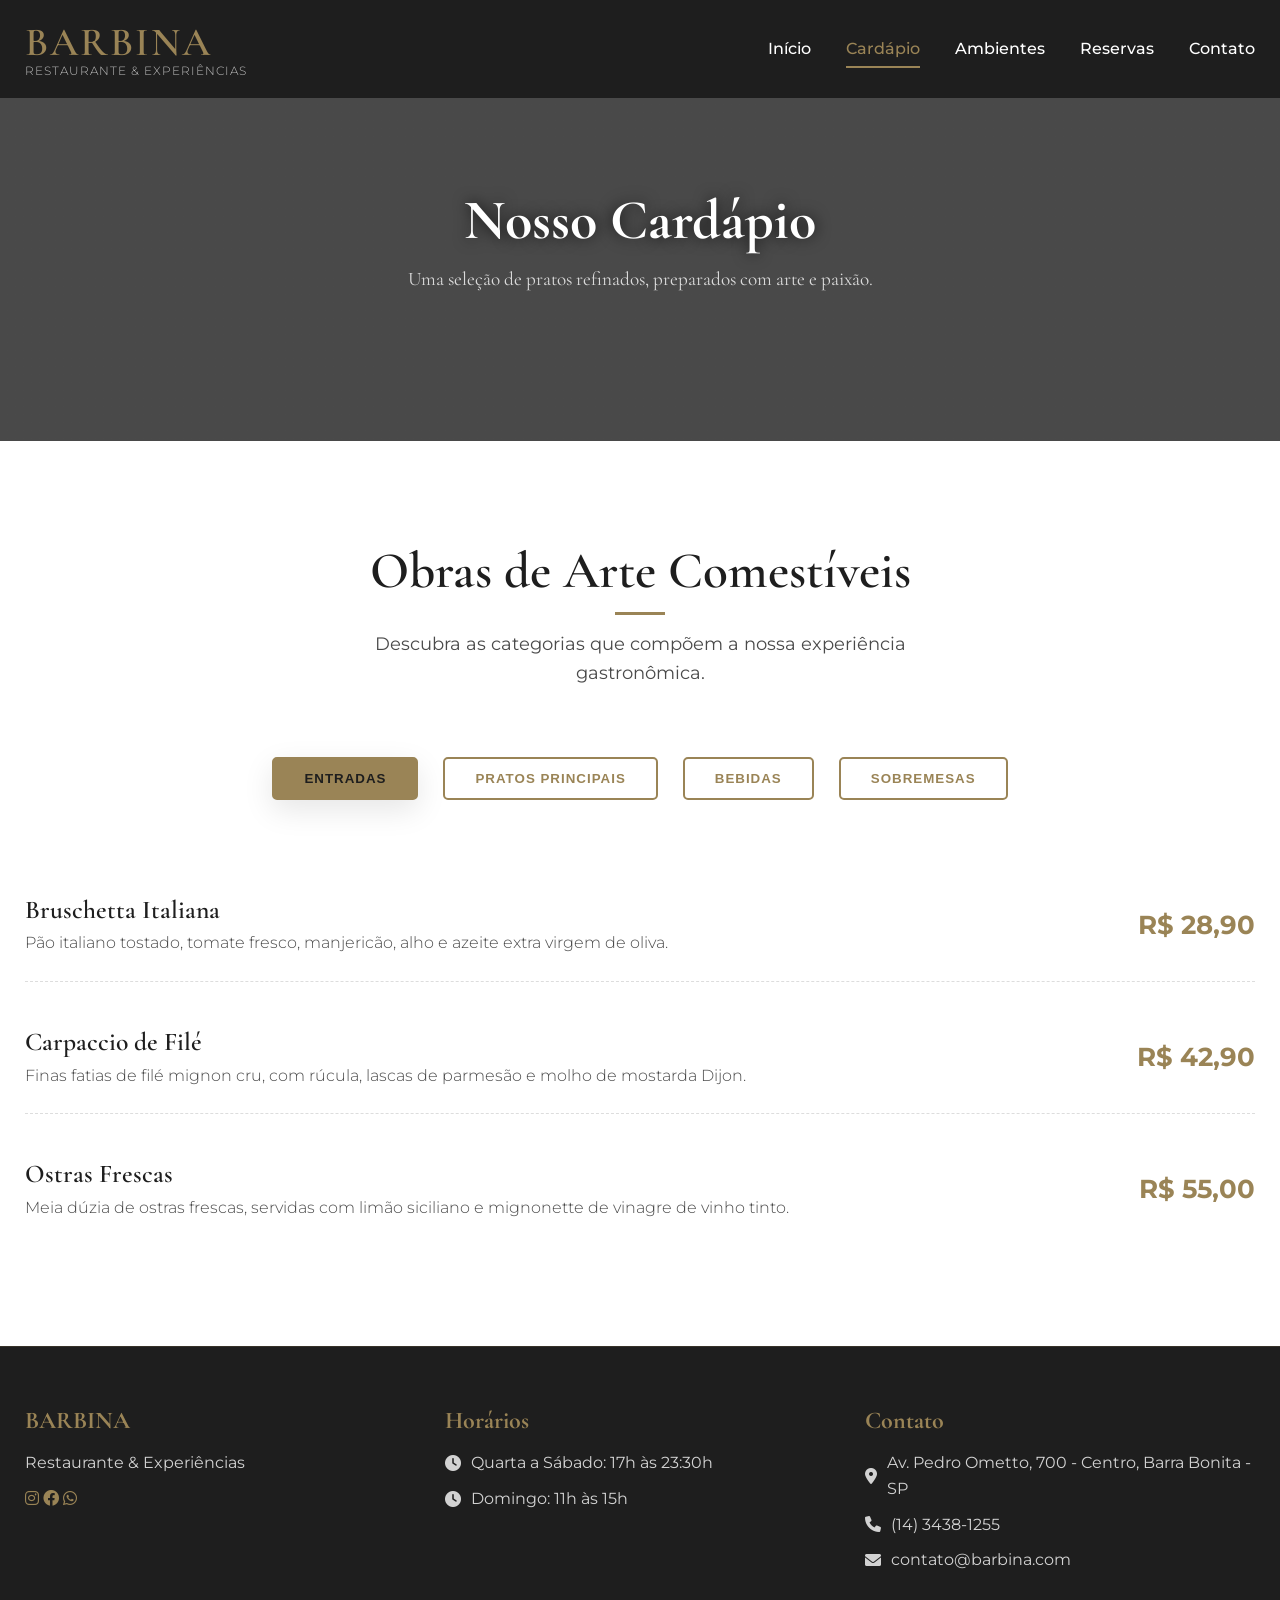
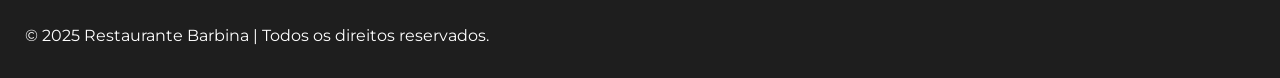
<file: cardapio.html>
<!DOCTYPE html>
<html lang="pt-BR">

<head>
    <meta charset="UTF-8">
    <meta name="viewport" content="width=device-width, initial-scale=1.0">
    <title>Cardápio | Restaurante Barbina</title>
    <link rel="preconnect" href="https://fonts.googleapis.com">
    <link rel="preconnect" href="https://fonts.gstatic.com" crossorigin>
    <link
        href="https://fonts.googleapis.com/css2?family=Cormorant+Garamond:wght@400;600;700&family=Montserrat:wght@300;400;500;600;700&display=swap"
        rel="stylesheet">
    <link href="https://cdnjs.cloudflare.com/ajax/libs/font-awesome/6.0.0/css/all.min.css" rel="stylesheet">
    <link rel="stylesheet" href="css/style.css">
    <link rel="stylesheet" href="css/responsive.css">
</head>

<body>
    <header class="header">
        <div class="container">
            <a href="index.html" class="logo">
                <h1>BARBINA</h1>
                <span>RESTAURANTE & EXPERIÊNCIAS</span>
            </a>
            <nav class="nav">
                <ul>
                    <li><a href="index.html">Início</a></li>
                    <li><a href="cardapio.html">Cardápio</a></li>
                    <li><a href="galeria-ambientes.html">Ambientes</a></li>
                    <li><a href="reservas.html">Reservas</a></li>
                    <li><a href="contato.html">Contato</a></li>
                </ul>
            </nav>
            <div class="menu-toggle">
                <i class="fas fa-bars"></i>
            </div>
        </div>
    </header>

    <section class="hero-page"
        style="background-image: linear-gradient(rgba(0,0,0,0.7 ), rgba(0,0,0,0.7)), url('https://images.unsplash.com/photo-1555396273-367ea4eb4db5?auto=format&fit=crop&w=1920&q=80' );">
        <div class="hero-content">
            <h2>Nosso Cardápio</h2>
            <p>Uma seleção de pratos refinados, preparados com arte e paixão.</p>
        </div>
    </section>

    <section class="menu">
        <div class="container">
            <div class="section-header">
                <h2>Obras de Arte Comestíveis</h2>
                <p>Descubra as categorias que compõem a nossa experiência gastronômica.</p>
            </div>

            <div class="menu-categories">
                <button type="button" class="category-btn active" data-category="entradas">Entradas</button>
                <button type="button" class="category-btn" data-category="principais">Pratos Principais</button>
                <button type="button" class="category-btn" data-category="bebidas">Bebidas</button>
                <button type="button" class="category-btn" data-category="sobremesas">Sobremesas</button>
            </div>

            <div class="menu-items active" id="entradas">
                <div class="menu-item anim-fade-up">
                    <div class="item-info">
                        <h3>Bruschetta Italiana</h3>
                        <p>Pão italiano tostado, tomate fresco, manjericão, alho e azeite extra virgem de oliva.</p>
                    </div>
                    <span class="item-price">R$ 28,90</span>
                </div>
                <div class="menu-item anim-fade-up">
                    <div class="item-info">
                        <h3>Carpaccio de Filé</h3>
                        <p>Finas fatias de filé mignon cru, com rúcula, lascas de parmesão e molho de mostarda Dijon.
                        </p>
                    </div>
                    <span class="item-price">R$ 42,90</span>
                </div>
                <div class="menu-item anim-fade-up">
                    <div class="item-info">
                        <h3>Ostras Frescas</h3>
                        <p>Meia dúzia de ostras frescas, servidas com limão siciliano e mignonette de vinagre de vinho
                            tinto.</p>
                    </div>
                    <span class="item-price">R$ 55,00</span>
                </div>
            </div>

            <div class="menu-items" id="principais">
                <div class="menu-item anim-fade-up">
                    <div class="item-info">
                        <h3>Filé Mignon Barbina</h3>
                        <p>Medalhão de 400g selado, com molho de vinho tinto reduzido e risoto cremoso de parmesão.</p>
                    </div>
                    <span class="item-price">R$ 89,90</span>
                </div>
                <div class="menu-item anim-fade-up">
                    <div class="item-info">
                        <h3>Risotto de Cogumelos Trufados</h3>
                        <p>Arroz arbóreo com um mix de cogumelos frescos, azeite trufado e finalizado com queijo Grana
                            Padano.</p>
                    </div>
                    <span class="item-price">R$ 65,90</span>
                </div>
                <div class="menu-item anim-fade-up">
                    <div class="item-info">
                        <h3>Salmão Grelhado com Purê de Batata Doce</h3>
                        <p>Filé de salmão grelhado com crosta de gergelim e purê aveludado de batata doce com gengibre.
                        </p>
                    </div>
                    <span class="item-price">R$ 78,00</span>
                </div>
            </div>

            <div class="menu-items" id="bebidas">
                <div class="menu-item anim-fade-up">
                    <div class="item-info">
                        <h3>Caipirinha Barbina</h3>
                        <p>Clássica releitura da caipirinha, com cachaça premium, limão taiti e um toque de pimenta
                            rosa.</p>
                    </div>
                    <span class="item-price">R$ 24,90</span>
                </div>
                <div class="menu-item anim-fade-up">
                    <div class="item-info">
                        <h3>Cerveja Artesanal</h3>
                        <p>Seleção rotativa das melhores cervejarias artesanais da região. Consulte o garçom.</p>
                    </div>
                    <span class="item-price">R$ 19,90</span>
                </div>
                <div class="menu-item anim-fade-up">
                    <div class="item-info">
                        <h3>Vinho da Casa (Taça)</h3>
                        <p>Seleção especial de vinho tinto ou branco para acompanhar seu prato.</p>
                    </div>
                    <span class="item-price">R$ 35,00</span>
                </div>
            </div>

            <div class="menu-items" id="sobremesas">
                <div class="menu-item anim-fade-up">
                    <div class="item-info">
                        <h3>Brownie com Sorvete</h3>
                        <p>Brownie quente de chocolate belga e nozes, servido com sorvete de baunilha e calda de
                            caramelo salgado.</p>
                    </div>
                    <span class="item-price">R$ 26,90</span>
                </div>
                <div class="menu-item anim-fade-up">
                    <div class="item-info">
                        <h3>Cheesecake de Frutas Vermelhas</h3>
                        <p>Base de biscoito amanteigado, creme suave de cream cheese e cobertura fresca de frutas
                            vermelhas.</p>
                    </div>
                    <span class="item-price">R$ 22,90</span>
                </div>
                <div class="menu-item anim-fade-up">
                    <div class="item-info">
                        <h3>Crème Brûlée de Baunilha</h3>
                        <p>Clássica sobremesa francesa com casquinha de açúcar caramelizado.</p>
                    </div>
                    <span class="item-price">R$ 29,00</span>
                </div>
            </div>
        </div>
    </section>

    <footer class="footer">
        <div class="container">
            <div class="footer-content">
                <div class="footer-section">
                    <h3>BARBINA</h3>
                    <p>Restaurante & Experiências</p>
                    <div class="social-links">
                        <a href="https://www.instagram.com/barbina_barrabonita" target="_blank"
                            aria-label="Instagram"><i class="fab fa-instagram"></i></a>
                        <a href="https://www.facebook.com/barbinarestaurante" target="_blank" aria-label="Facebook"><i
                                class="fab fa-facebook"></i></a>
                        <a href="https://wa.me/551434381255" target="_blank" aria-label="Whatsapp"><i
                                class="fab fa-whatsapp"></i></a>
                    </div>
                </div>
                <div class="footer-section">
                    <h4>Horários</h4>
                    <p><i class="fas fa-clock"></i> Quarta a Sábado: 17h às 23:30h</p>
                    <p><i class="fas fa-clock"></i> Domingo: 11h às 15h</p>
                </div>
                <div class="footer-section">
                    <h4>Contato</h4>
                    <p><i class="fas fa-map-marker-alt"></i> Av. Pedro Ometto, 700 - Centro, Barra Bonita - SP</p>
                    <p><i class="fas fa-phone"></i> (14) 3438-1255</p>
                    <p><i class="fas fa-envelope"></i> contato@barbina.com</p>
                </div>
            </div>
            <div class="footer-bottom">
                <p>&copy; 2025 Restaurante Barbina | Todos os direitos reservados. </p>
            </div>
        </div>
    </footer>

    <script src="js/main.js"></script>
</body>

</html>
</file>
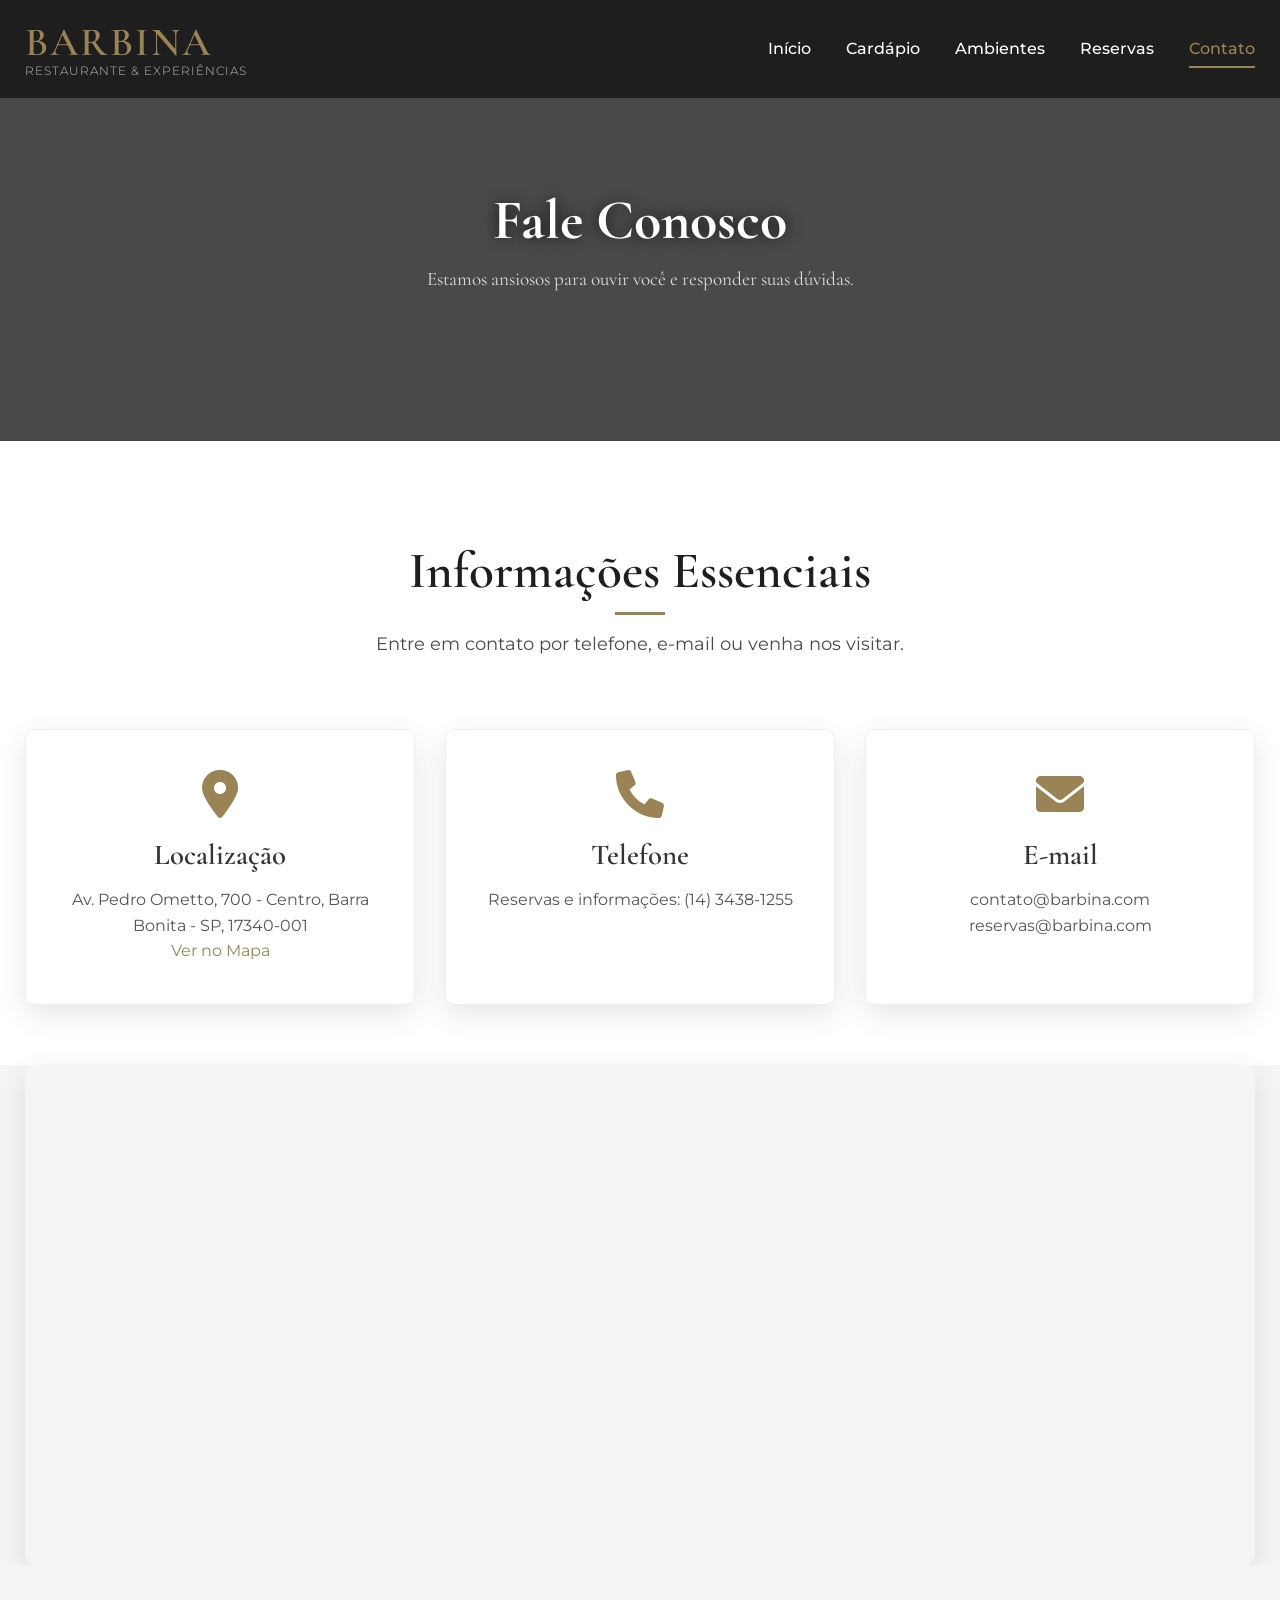
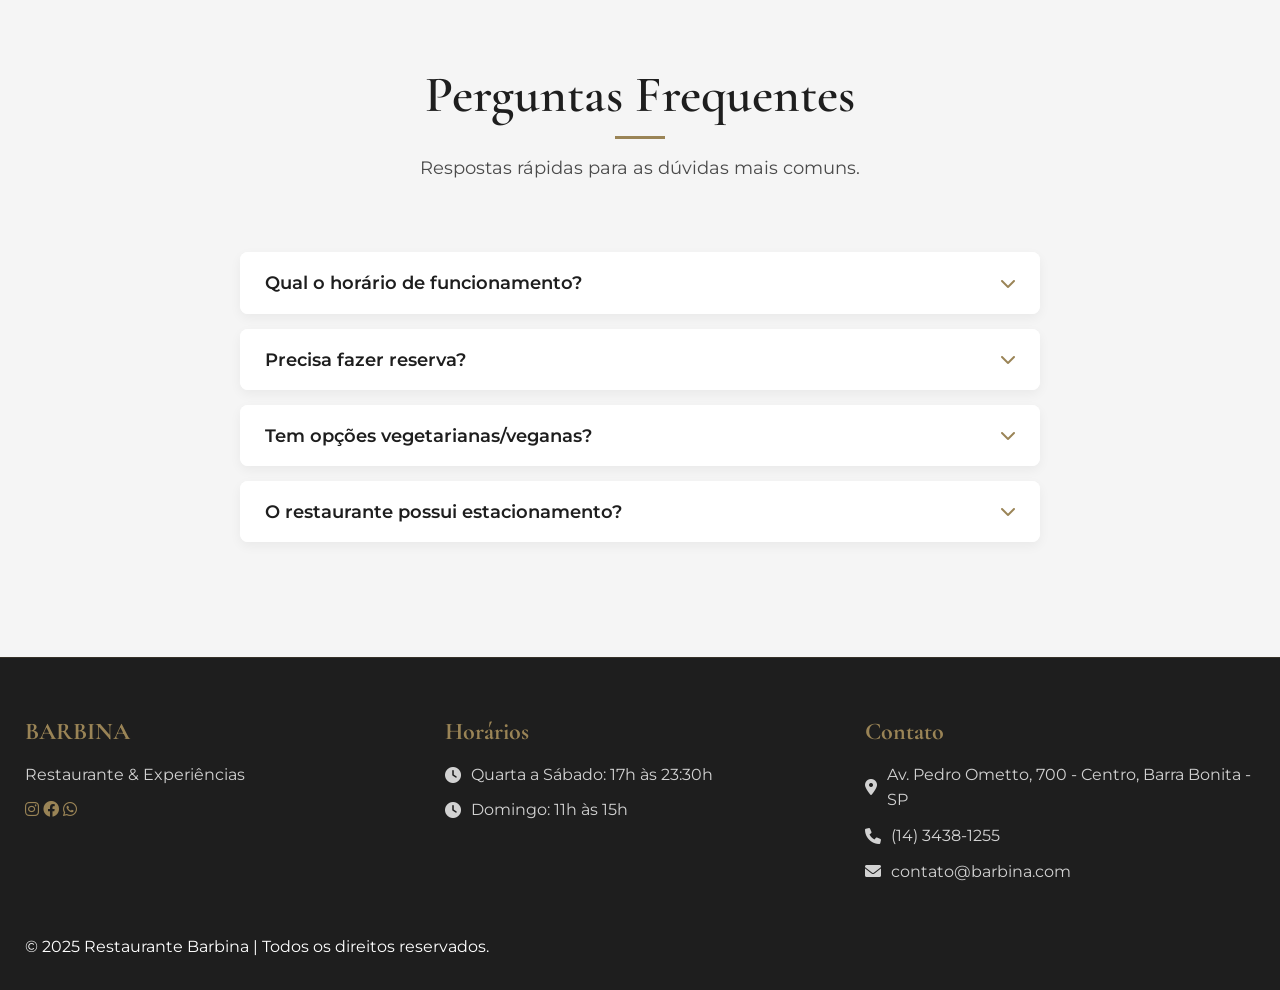
<file: contato.html>
<!DOCTYPE html>
<html lang="pt-BR">

<head>
    <meta charset="UTF-8">
    <meta name="viewport" content="width=device-width, initial-scale=1.0">
    <title>Contato | Restaurante Barbina</title>

    <link rel="preconnect" href="https://fonts.googleapis.com">
    <link rel="preconnect" href="https://fonts.gstatic.com" crossorigin>
    <link
        href="https://fonts.googleapis.com/css2?family=Cormorant+Garamond:wght@400;600;700&family=Montserrat:wght@300;400;500;600;700&display=swap"
        rel="stylesheet">

    <link href="https://cdnjs.cloudflare.com/ajax/libs/font-awesome/6.0.0/css/all.min.css" rel="stylesheet">

    <link rel="stylesheet" href="css/style.css">
    <link rel="stylesheet" href="./css/responsive.css">
</head>

<body>
    <header class="header">
        <div class="container">
            <a href="index.html" class="logo">
                <h1>BARBINA</h1>
                <span>RESTAURANTE & EXPERIÊNCIAS</span>
            </a>
            <nav class="nav">
                <ul>
                    <li><a href="index.html">Início</a></li>
                    <li><a href="cardapio.html">Cardápio</a></li>
                    <li><a href="galeria-ambientes.html">Ambientes</a></li>
                    <li><a href="reservas.html">Reservas</a></li>
                    <li><a href="contato.html">Contato</a></li>
                </ul>
            </nav>
            <div class="menu-toggle">
                <i class="fas fa-bars"></i>
            </div>
        </div>
    </header>
    <section class="hero-page" style="background-image: linear-gradient(rgba(0,0,0,0.7), rgba(0,0,0,0.7)), url('https://images.unsplash.com/photo-1555396273-367ea4eb4db5?auto=format&fit=crop&w=1920&q=80');">
    <div class="hero-content">
        <h2>Fale Conosco</h2> 
        <p>Estamos ansiosos para ouvir você e responder suas dúvidas.</p>
    </div>
</section>
    <section class="contato-info">
        <div class="container">
            <div class="section-header">
                <h2>Informações Essenciais</h2>
                <p>Entre em contato por telefone, e-mail ou venha nos visitar.</p>
            </div>
            <div class="info-grid">
                <div class="info-card anim-fade-up">
                    <i class="fas fa-map-marker-alt"></i>
                    <h3>Localização</h3>
                    <p>Av. Pedro Ometto, 700 - Centro, Barra Bonita - SP, 17340-001</p>
                    <a href="https://www.google.com/maps/place/Av.+Pedro+Ometto,+700+-+Centro,+Barra+Bonita+-+SP,+17340-001"
                        target="_blank">Ver no Mapa</a>
                </div>
                <div class="info-card anim-fade-up">
                    <i class="fas fa-phone"></i>
                    <h3>Telefone</h3>
                    <p>Reservas e informações: (14) 3438-1255</p>
                </div>
                <div class="info-card anim-fade-up">
                    <i class="fas fa-envelope"></i>
                    <h3>E-mail</h3>
                    <p>contato@barbina.com</p>
                    <p>reservas@barbina.com</p>
                </div>
            </div>
        </div>
    </section>

    <section class="mapa-localizacao">
        <div class="container">
            <iframe
                src="https://www.google.com/maps/embed?pb=!1m18!1m12!1m3!1d3692.569426217462!2d-48.5599868845304!3d-22.4925821278149!2m3!1f0!2f0!3f0!3m2!1i1024!2i768!4f13.1!3m3!1m2!1s0x94c7455d3a5e1867%3A0x67b57906b3a5d8a8!2sAv.+Pedro+Ometto%2C+700+-+Centro%2C+Barra+Bonita+-+SP%2C+17340-001!5e0!3m2!1spt-BR!2sbr!4v1666543210987!5m2!1spt-BR!2sbr"
                allowfullscreen="" loading="lazy" referrerpolicy="no-referrer-when-downgrade"></iframe>
        </div>
    </section>

    <section class="faq">
        <div class="container">
            <div class="section-header">
                <h2>Perguntas Frequentes</h2>
                <p>Respostas rápidas para as dúvidas mais comuns.</p>
            </div>
            <div class="faq-list">
                <div class="faq-item anim-fade-up">
                    <div class="faq-pergunta">
                        <h3>Qual o horário de funcionamento?</h3>
                        <i class="fas fa-chevron-down"></i>
                    </div>
                    <div class="faq-resposta">
                        <p>Funcionamos de segunda a sexta das 11h às 23h, e aos sábados e domingos das 12h às 00h.
                            Verifique em feriados e datas especiais.</p>
                    </div>
                </div>
                <div class="faq-item anim-fade-up">
                    <div class="faq-pergunta">
                        <h3>Precisa fazer reserva?</h3>
                        <i class="fas fa-chevron-down"></i>
                    </div>
                    <div class="faq-resposta">
                        <p>Recomendamos fortemente as reservas, especialmente aos fins de semana e para grupos grandes,
                            para garantir sua mesa. Você pode reservar online através da nossa página de Reservas.</p>
                    </div>
                </div>
                <div class="faq-item anim-fade-up">
                    <div class="faq-pergunta">
                        <h3>Tem opções vegetarianas/veganas?</h3>
                        <i class="fas fa-chevron-down"></i>
                    </div>
                    <div class="faq-resposta">
                        <p>Sim! Nosso chef preparou diversas opções vegetarianas e veganas que se destacam no cardápio.
                            Não hesite em perguntar ao nosso staff sobre as opções do dia.</p>
                    </div>
                </div>
                <div class="faq-item anim-fade-up">
                    <div class="faq-pergunta">
                        <h3>O restaurante possui estacionamento?</h3>
                        <i class="fas fa-chevron-down"></i>
                    </div>
                    <div class="faq-resposta">
                        <p>Sim, oferecemos serviço de valet e temos um estacionamento conveniado próximo ao local para
                            maior comodidade dos nossos clientes.</p>
                    </div>
                </div>
            </div>
        </div>
    </section>

    <footer class="footer">
        <div class="container">
            <div class="footer-content">
                <div class="footer-section">
                    <h3>BARBINA</h3>
                    <p>Restaurante & Experiências</p>
                    <div class="social-links">
                        <a href="https://www.instagram.com/barbina_barrabonita" target="_blank"
                            aria-label="Instagram"><i class="fab fa-instagram"></i></a>
                        <a href="https://www.facebook.com/barbinarestaurante" target="_blank" aria-label="Facebook"><i
                                class="fab fa-facebook"></i></a>
                        <a href="https://wa.me/551434381255" target="_blank" aria-label="Whatsapp"><i
                                class="fab fa-whatsapp"></i></a>
                    </div>
                </div>
                <div class="footer-section">
                    <h4>Horários</h4>
                    <p><i class="fas fa-clock"></i> Quarta a Sábado: 17h às 23:30h</p>
                    <p><i class="fas fa-clock"></i> Domingo: 11h às 15h</p>
                </div>
                <div class="footer-section">
                    <h4>Contato</h4>
                    <p><i class="fas fa-map-marker-alt"></i> Av. Pedro Ometto, 700 - Centro, Barra Bonita - SP</p>
                    <p><i class="fas fa-phone"></i> (14) 3438-1255</p>
                    <p><i class="fas fa-envelope"></i> contato@barbina.com</p>
                </div>
            </div>
            <div class="footer-bottom">
                <p>© 2025 Restaurante Barbina | Todos os direitos reservados. </p>
            </div>
        </div>
    </footer>

    <script src="./js/main.js"></script>
</body>

</html>
</file>
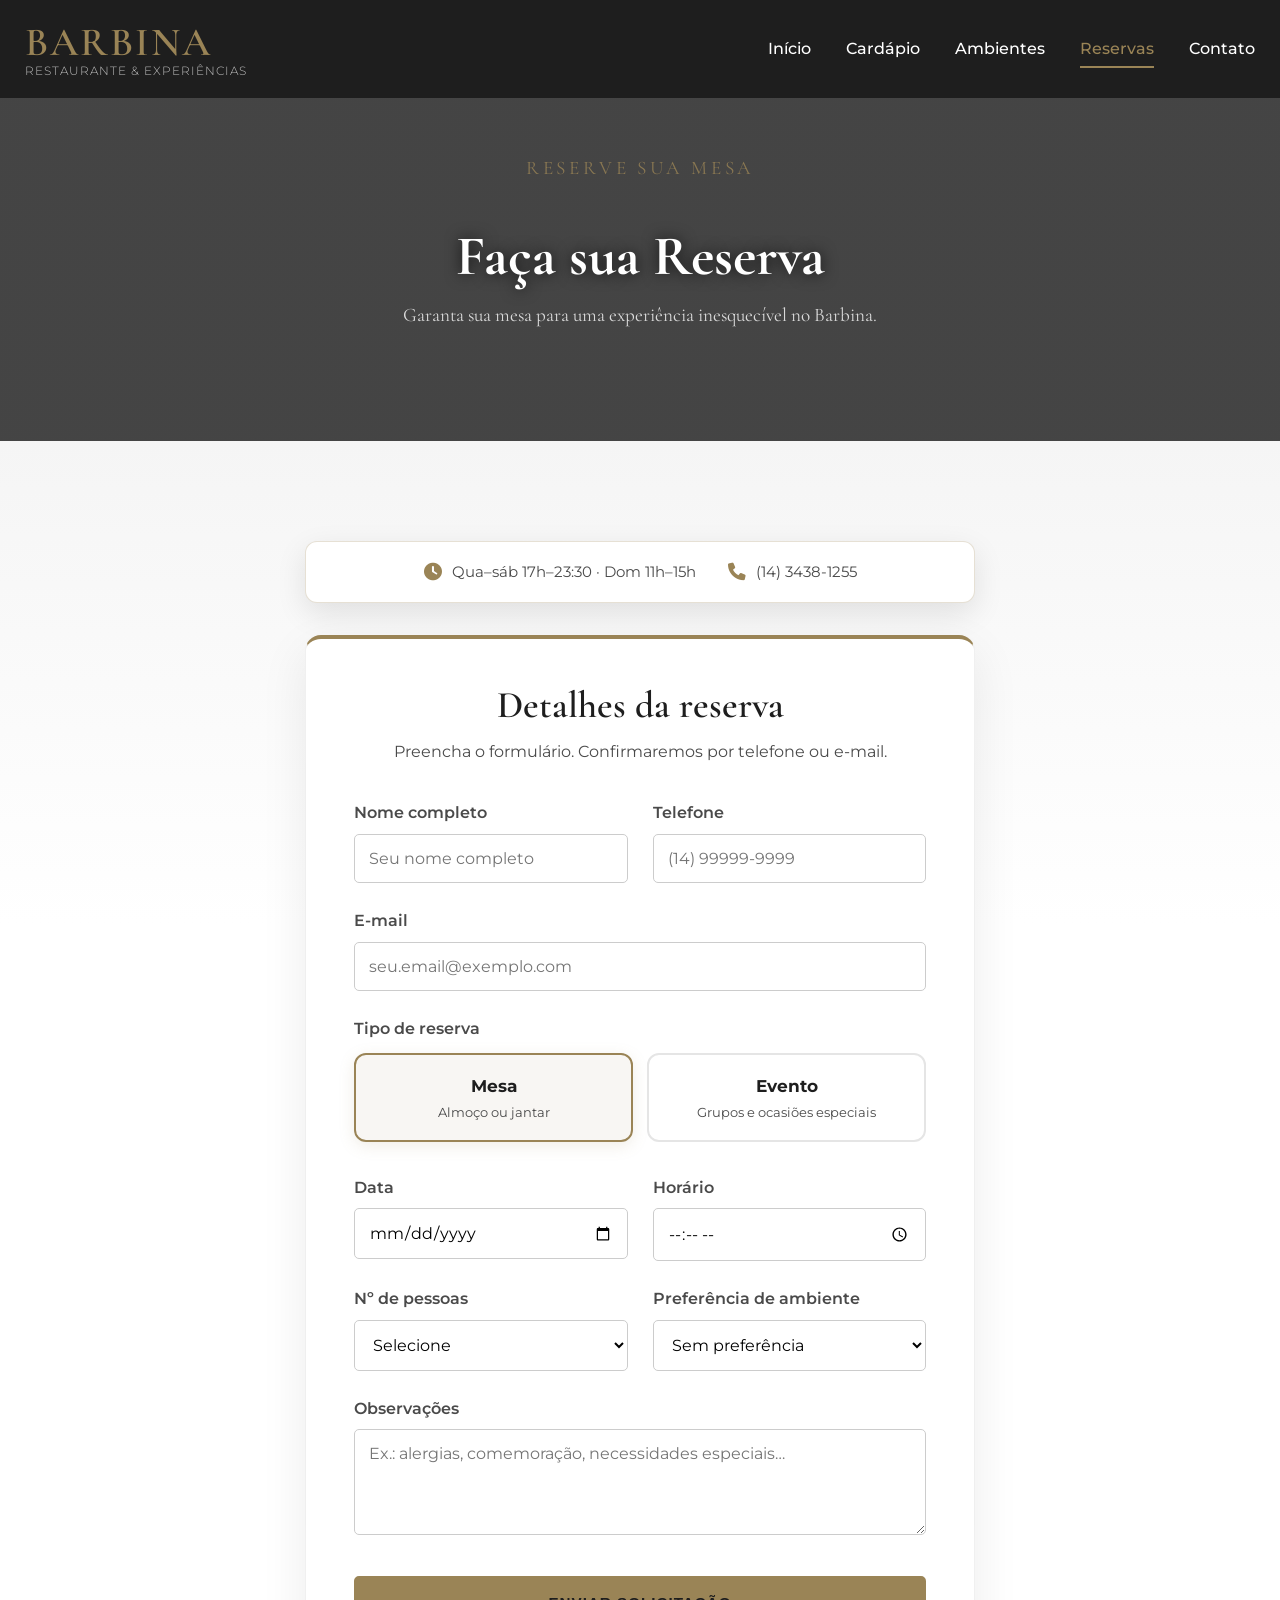
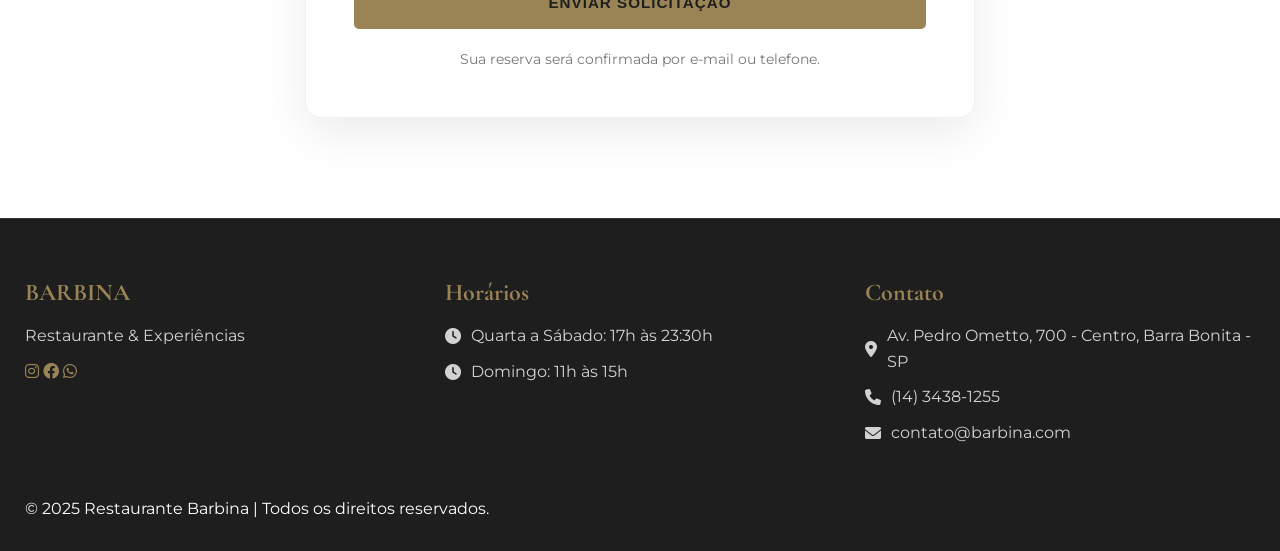
<file: reservas.html>
<!DOCTYPE html>
<html lang="pt-BR">

<head>
    <meta charset="UTF-8">
    <meta name="viewport" content="width=device-width, initial-scale=1.0">
    <title>Reservas | Restaurante Barbina</title>
    <link rel="preconnect" href="https://fonts.googleapis.com">
    <link rel="preconnect" href="https://fonts.gstatic.com" crossorigin>
    <link
        href="https://fonts.googleapis.com/css2?family=Cormorant+Garamond:wght@400;600;700&family=Montserrat:wght@300;400;500;600;700&display=swap"
        rel="stylesheet">
    <link href="https://cdnjs.cloudflare.com/ajax/libs/font-awesome/6.0.0/css/all.min.css" rel="stylesheet">
    <link rel="stylesheet" href="./css/style.css">
    <link rel="stylesheet" href="./css/responsive.css">
</head>

<body>
    <header class="header">
        <div class="container">
            <a href="index.html" class="logo">
                <h1>BARBINA</h1>
                <span>RESTAURANTE & EXPERIÊNCIAS</span>
            </a>
            <nav class="nav">
                <ul>
                    <li><a href="index.html">Início</a></li>
                    <li><a href="cardapio.html">Cardápio</a></li>
                    <li><a href="galeria-ambientes.html">Ambientes</a></li>
                    <li><a href="reservas.html">Reservas</a></li>
                    <li><a href="contato.html">Contato</a></li>
                </ul>
            </nav>
            <div class="menu-toggle">
                <i class="fas fa-bars"></i>
            </div>
        </div>
    </header>

    <section class="hero-page reserva-hero"
        style="background-image: linear-gradient(rgba(0,0,0,0.72), rgba(0,0,0,0.72)), url('https://images.unsplash.com/photo-1555396273-367ea4eb4db5?auto=format&fit=crop&w=1920&q=80');">
        <div class="hero-content reserva-hero__inner">
            <p class="reserva-hero__eyebrow">Reserve sua mesa</p>
            <h2>Faça sua Reserva</h2>
            <p class="reserva-hero__lead">Garanta sua mesa para uma experiência inesquecível no Barbina.</p>
        </div>
    </section>

    <section class="reserva-form">
        <div class="container container--narrow">
            <div class="reserva-strip anim-fade-up">
                <div class="reserva-strip__item">
                    <i class="fas fa-clock" aria-hidden="true"></i>
                    <span>Qua–sáb 17h–23:30 · Dom 11h–15h</span>
                </div>
                <div class="reserva-strip__item">
                    <i class="fas fa-phone" aria-hidden="true"></i>
                    <span>(14) 3438-1255</span>
                </div>
            </div>

            <div class="form-container form-container--reserva anim-fade-up">
                <header class="form-head">
                    <h2>Detalhes da reserva</h2>
                    <p class="form-head__sub">Preencha o formulário. Confirmaremos por telefone ou e-mail.</p>
                </header>

                <form id="reservaForm">
                    <div class="form-row">
                        <div class="form-group">
                            <label for="nome">Nome completo</label>
                            <input type="text" id="nome" name="nome" placeholder="Seu nome completo" required>
                        </div>
                        <div class="form-group">
                            <label for="telefone">Telefone</label>
                            <input type="tel" id="telefone" name="telefone" placeholder="(14) 99999-9999" required>
                        </div>
                    </div>
                    <div class="form-group">
                        <label for="email">E-mail</label>
                        <input type="email" id="email" name="email" placeholder="seu.email@exemplo.com" required>
                    </div>

                    <div class="form-group">
                        <span class="label-like" id="label-tipo-reserva">Tipo de reserva</span>
                        <div class="radio-cards" role="radiogroup" aria-labelledby="label-tipo-reserva">
                            <label class="radio-card">
                                <input type="radio" name="tipoReserva" value="comum" checked>
                                <span class="radio-card__body">
                                    <span class="radio-card__title">Mesa</span>
                                    <span class="radio-card__hint">Almoço ou jantar</span>
                                </span>
                            </label>
                            <label class="radio-card">
                                <input type="radio" name="tipoReserva" value="evento">
                                <span class="radio-card__body">
                                    <span class="radio-card__title">Evento</span>
                                    <span class="radio-card__hint">Grupos e ocasiões especiais</span>
                                </span>
                            </label>
                        </div>
                    </div>

                    <div class="form-group" id="detalhesEvento" hidden>
                        <label for="tipoEvento">Tipo de evento</label>
                        <select id="tipoEvento" name="tipoEvento">
                            <option value="" disabled selected>Selecione</option>
                            <option value="aniversario">Aniversário / celebração</option>
                            <option value="reuniao">Reunião de negócios</option>
                            <option value="confraternizacao">Confraternização corporativa</option>
                            <option value="visita_escolar">Visita escolar / grupo</option>
                            <option value="outro">Outro (detalhe nas observações)</option>
                        </select>
                    </div>

                    <div class="form-row">
                        <div class="form-group">
                            <label for="data">Data</label>
                            <input type="date" id="data" name="data" required>
                        </div>
                        <div class="form-group">
                            <label for="hora">Horário</label>
                            <input type="time" id="hora" name="hora" required>
                        </div>
                    </div>
                    <div class="form-row">
                        <div class="form-group">
                            <label for="pessoas">Nº de pessoas</label>
                            <select id="pessoas" name="pessoas" required>
                                <option value="" disabled selected>Selecione</option>
                                <option value="1">1 pessoa</option>
                                <option value="2">2 pessoas</option>
                                <option value="3">3 pessoas</option>
                                <option value="4">4 pessoas</option>
                                <option value="5">5 pessoas</option>
                                <option value="6">6 pessoas</option>
                                <option value="7+">Mais de 6 (entraremos em contato)</option>
                            </select>
                        </div>
                        <div class="form-group">
                            <label for="ambiente">Preferência de ambiente</label>
                            <select id="ambiente" name="ambiente">
                                <option value="qualquer">Sem preferência</option>
                                <option value="salao">Salão principal</option>
                                <option value="varanda">Varanda externa</option>
                                <option value="privado">Sala privativa (sujeito à disponibilidade)</option>
                            </select>
                        </div>
                    </div>
                    <div class="form-group">
                        <label for="observacoes">Observações</label>
                        <textarea id="observacoes" name="observacoes" rows="4"
                            placeholder="Ex.: alergias, comemoração, necessidades especiais…"></textarea>
                    </div>
                    <button type="submit" class="btn btn-primary btn-block btn-reserva-submit">Enviar solicitação</button>
                    <p class="form-footnote">Sua reserva será confirmada por e-mail ou telefone.</p>
                </form>
            </div>
        </div>
    </section>

    <footer class="footer">
        <div class="container">
            <div class="footer-content">
                <div class="footer-section">
                    <h3>BARBINA</h3>
                    <p>Restaurante & Experiências</p>
                    <div class="social-links">
                        <a href="https://www.instagram.com/barbina_barrabonita" target="_blank"
                            aria-label="Instagram"><i class="fab fa-instagram"></i></a>
                        <a href="https://www.facebook.com/barbinarestaurante" target="_blank" aria-label="Facebook"><i
                                class="fab fa-facebook"></i></a>
                        <a href="https://wa.me/551434381255" target="_blank" aria-label="Whatsapp"><i
                                class="fab fa-whatsapp"></i></a>
                    </div>
                </div>
                <div class="footer-section">
                    <h4>Horários</h4>
                    <p><i class="fas fa-clock"></i> Quarta a Sábado: 17h às 23:30h</p>
                    <p><i class="fas fa-clock"></i> Domingo: 11h às 15h</p>
                </div>
                <div class="footer-section">
                    <h4>Contato</h4>
                    <p><i class="fas fa-map-marker-alt"></i> Av. Pedro Ometto, 700 - Centro, Barra Bonita - SP</p>
                    <p><i class="fas fa-phone"></i> (14) 3438-1255</p>
                    <p><i class="fas fa-envelope"></i> contato@barbina.com</p>
                </div>
            </div>
            <div class="footer-bottom">
                <p>&copy; 2025 Restaurante Barbina | Todos os direitos reservados.</p>
            </div>
        </div>
    </footer>

    <script src="js/main.js"></script>
    <script src="js/reservas.js"></script>
</body>

</html>
</file>
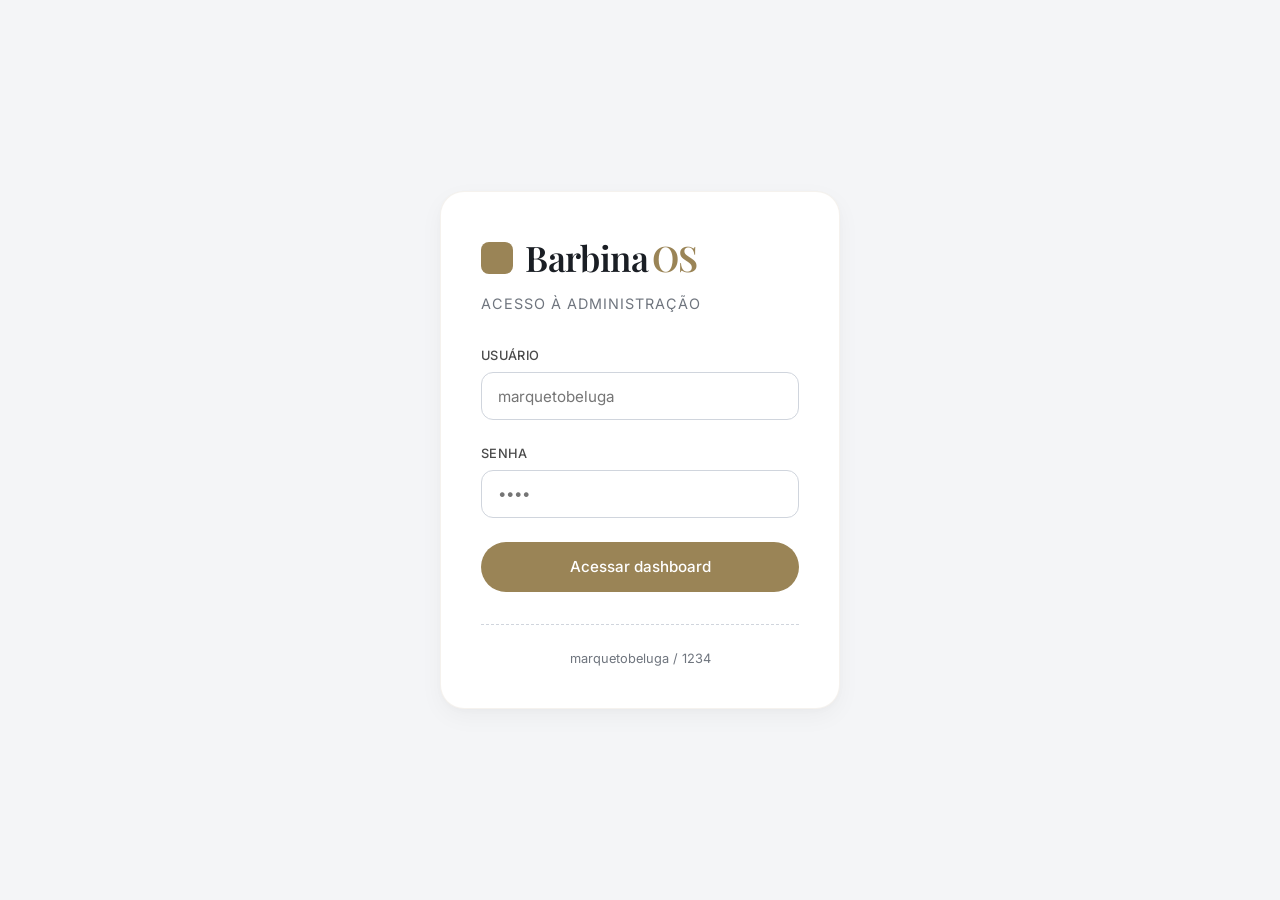
<file: ADMIN/login.html>
<!DOCTYPE html>
<html lang="pt-BR">
<head>
    <meta charset="UTF-8">
    <meta name="viewport" content="width=device-width, initial-scale=1.0">
    <title>Barbina · Backoffice</title>
    <link rel="preconnect" href="https://fonts.googleapis.com">
    <link rel="preconnect" href="https://fonts.gstatic.com" crossorigin>
    <link href="https://fonts.googleapis.com/css2?family=Inter:opsz,wght@14..32,300;14..32,400;14..32,500;14..32,600;14..32,700&family=Playfair+Display:wght@400;500;600;700&display=swap" rel="stylesheet">
    <link rel="stylesheet" href="admin-style.css">
    <style>
        /* centralização exclusiva para login */
        .login-page {
            display: flex;
            align-items: center;
            justify-content: center;
            min-height: 100vh;
            background: var(--bg);
            padding: 1.5rem;
        }
        .login-wrapper {
            width: 100%;
            max-width: 400px;
        }
    </style>
</head>
<body class="login-page">
    <div class="login-wrapper">
        <div class="login-card">
            <div class="login-brand">
                <span class="brand-dot"></span>
                <h1>Barbina<span>OS</span></h1>
            </div>
            <p class="login-welcome">acesso à administração</p>
            <form id="loginForm">
                <div class="field">
                    <label>Usuário</label>
                    <input type="text" id="username" placeholder="marquetobeluga" autocomplete="off">
                </div>
                <div class="field">
                    <label>Senha</label>
                    <input type="password" id="password" placeholder="••••">
                </div>
                <button type="submit" class="btn-primary btn-full">Acessar dashboard</button>
                <p class="login-helper">marquetobeluga / 1234</p>
            </form>
        </div>
    </div>

    <script>
        document.getElementById('loginForm').addEventListener('submit', function(e) {
            e.preventDefault();
            const user = document.getElementById('username').value.trim();
            const pass = document.getElementById('password').value.trim();
            if (user === 'marquetobeluga' && pass === '1234') {
                window.location.href = 'dashboard.html';
            } else {
                alert('Credenciais inválidas');
            }
        });
    </script>
</body>
</html>
</file>
<file: css/style.css>
@import url('https://fonts.googleapis.com/css2?family=Cormorant+Garamond:wght@400;600;700&family=Montserrat:wght@300;400;500;600;700&display=swap' );

* {
    margin: 0;
    padding: 0;
    box-sizing: border-box;
}

:root {
    --primary-color: #9A8456; /* Ouro envelhecido */
    --secondary-color: #4A4A4A; /* Cinza escuro para detalhes */
    --dark-color: #1E1E1E; /* Fundo escuro/preto */
    --light-color: #F5F5F5; /* Fundo claro */
    --white: #ffffff;
    --text-color: #333333;
    
    --font-headings: 'Cormorant Garamond', serif;
    --font-body: 'Montserrat', sans-serif;
    
    --shadow: 0 10px 30px rgba(0, 0, 0, 0.1);
    --transition: all 0.4s ease-in-out;
}

html { scroll-behavior: smooth; }

body {
    font-family: var(--font-body);
    line-height: 1.6;
    color: var(--text-color);
    background: var(--light-color);
    overflow-x: hidden;
}

h1, h2, h3, h4 {
    font-family: var(--font-headings);
    line-height: 1.2;
    font-weight: 600;
}

a { text-decoration: none; color: var(--primary-color); }

.container {
    max-width: 1280px;
    margin: 0 auto;
    padding: 0 25px;
}

section {
    padding: 100px 0;
}

/* HEADER */
.header {
    background: var(--dark-color);
    position: fixed;
    width: 100%;
    top: 0;
    z-index: 1000;
    transition: background-color 0.4s;
}

.header .container {
    display: flex;
    justify-content: space-between;
    align-items: center;
    padding: 18px 25px;
}

.logo { 
    text-decoration: none; 
    display: flex;
    flex-direction: column;
    align-items: flex-start;
}
.logo h1 {
    font-family: var(--font-headings);
    color: var(--primary-color);
    font-size: 2.5rem;
    letter-spacing: 2px;
    margin: 0;
}
.logo span {
    color: var(--white);
    font-size: 0.75rem;
    display: block;
    margin-top: -5px;
    opacity: 0.7;
    font-weight: 300;
    letter-spacing: 1px;
}

.nav ul {
    display: flex;
    list-style: none;
    gap: 35px;
}
.nav a {
    color: var(--white);
    font-weight: 500;
    font-size: 1rem;
    padding: 5px 0;
    position: relative;
    transition: var(--transition);
}
.nav a:hover, .nav a.active { color: var(--primary-color); }
.nav a::after {
    content: '';
    position: absolute;
    bottom: -5px;
    left: 0;
    width: 0;
    height: 2px;
    background: var(--primary-color);
    transition: var(--transition);
}
.nav a:hover::after, .nav a.active::after { width: 100%; }

.menu-toggle { display: none; }

/* HERO SECTION - INDEX */
.hero {
    background: linear-gradient(rgba(0,0,0,0.6), rgba(0,0,0,0.6)), url('https://images.unsplash.com/photo-1555396273-367ea4eb4db5?auto=format&fit=crop&w=1920&q=80' );
    background-size: cover;
    background-position: center;
    background-attachment: fixed;
    height: 100vh;
    display: flex;
    align-items: center;
    justify-content: center;
    text-align: center;
    color: var(--white);
    padding-top: 80px;
}
.hero-content {
    max-width: 900px;
}
.hero-content h2 {
    font-size: 4.5rem;
    margin-bottom: 20px;
    text-shadow: 0 0 15px rgba(0,0,0,0.8);
    font-weight: 700;
}
.hero-content p {
    font-family: var(--font-headings);
    font-size: 1.8rem;
    margin-bottom: 40px;
    opacity: 0.9;
    font-weight: 400;
}
.hero-buttons {
    display: flex;
    gap: 20px;
    justify-content: center;
}

/* HERO SECTION - PÁGINAS INTERNAS */
.hero-page {
    background: linear-gradient(rgba(0,0,0,0.7), rgba(0,0,0,0.7)), url('https://images.unsplash.com/photo-1550966871-3ed3cdb5ee17?auto=format&fit=crop&w=1920&q=80');
    background-size: cover;
    background-position: center;
    margin-top: 81px;
    height: 40vh;
    display: flex;
    align-items: center;
    justify-content: center;
    text-align: center;
    color: var(--white);
}
.hero-page h2 {
    font-size: 3.5rem;
    font-weight: 700;
    margin-bottom: 10px;
}
.hero-page p {
    font-size: 1.2rem;
    opacity: 0.8;
}

/* BOTÕES */
.btn {
    padding: 14px 35px;
    border: 2px solid var(--primary-color);
    border-radius: 5px;
    text-transform: uppercase;
    letter-spacing: 1px;
    font-weight: 600;
    transition: var(--transition);
    cursor: pointer;
    display: inline-block;
}
.btn-primary {
    background: var(--primary-color);
    color: var(--dark-color);
    border-color: var(--primary-color);
}
.btn-primary:hover {
    background: transparent;
    color: var(--primary-color);
    box-shadow: 0 0 0 2px var(--primary-color) inset;
}
.btn-secondary {
    background: transparent;
    color: var(--white);
    border-color: var(--white);
}
.btn-secondary:hover {
    background: var(--white);
    color: var(--dark-color);
    border-color: var(--white);
}
.btn-block {
    width: 100%;
    text-align: center;
}

/* SEÇÕES GERAIS */
.section-header {
    text-align: center;
    margin-bottom: 70px;
}
.section-header h2 {
    font-size: 3.2rem;
    color: var(--dark-color);
    margin-bottom: 15px;
    position: relative;
    display: inline-block;
}
.section-header h2::after {
    content: '';
    display: block;
    width: 50px;
    height: 3px;
    background: var(--primary-color);
    margin: 10px auto 0;
}
.section-header p {
    font-size: 1.1rem;
    color: var(--secondary-color);
    max-width: 600px;
    margin: 0 auto;
}

/* FILOSOFIA */
.philosophy {
    background: var(--white);
}
.philosophy .section-header p {
    font-family: var(--font-headings);
    font-size: 1.4rem;
    max-width: 900px;
    line-height: 1.8;
    color: var(--text-color);
}

/* GALERIA DE PRATOS */
.food-gallery {
    background: var(--light-color);
}
.food-gallery-grid {
    display: grid;
    grid-template-columns: repeat(auto-fit, minmax(280px, 1fr));
    gap: 30px;
}
.plate-card {
    position: relative;
    border-radius: 10px;
    overflow: hidden;
    height: 350px;
    display: block;
    box-shadow: var(--shadow);
    transition: var(--transition);
}
.plate-card:hover {
    transform: translateY(-8px);
    box-shadow: 0 20px 40px rgba(0,0,0,0.2);
}
.plate-card img {
    width: 100%;
    height: 100%;
    object-fit: cover;
    transition: transform 0.6s ease;
}
.plate-card:hover img {
    transform: scale(1.05);
}
.plate-overlay {
    position: absolute;
    bottom: 0;
    left: 0;
    right: 0;
    background: linear-gradient(transparent, rgba(0,0,0,0.9));
    color: var(--white);
    padding: 30px 20px;
    text-align: center;
}
.plate-overlay h3 {
    font-family: var(--font-headings);
    font-size: 1.8rem;
    margin: 0;
    letter-spacing: 1px;
}

/* DESTAQUE DO CHEF */
.feature-section {
    background: var(--white);
}
.feature-content {
    display: grid;
    grid-template-columns: 1fr 1.2fr;
    gap: 80px;
    align-items: center;
}
.feature-image {
    position: relative;
    padding: 15px;
    background: var(--primary-color);
    border-radius: 10px;
}
.feature-image img {
    width: 100%;
    height: auto;
    display: block;
    border-radius: 5px;
    box-shadow: var(--shadow);
}
.feature-text .section-header {
    text-align: left;
    margin-bottom: 30px;
}
.feature-text .section-header h2::after { margin: 10px 0 0 0; }
.feature-text p {
    font-size: 1.1rem;
    line-height: 1.7;
    margin-bottom: 40px;
    color: #555;
}

/* SEÇÃO NOSSA HISTÓRIA (Integrada) */
.nossa-historia { background: var(--light-color); }
.historia-content { display: grid; grid-template-columns: 1fr 1fr; gap: 60px; align-items: center; }
.historia-text .section-header { text-align: left; margin-bottom: 30px; }
.historia-text .section-header h2::after { margin: 10px 0 0 0; }
.historia-text p { margin-bottom: 20px; font-size: 1.1rem; line-height: 1.7; color: #555; }
.historia-imagem img { width: 100%; border-radius: 10px; box-shadow: var(--shadow); }

/* SEÇÃO NOSSOS VALORES (Integrada) */
.nossos-valores { background: var(--white); }
.valores-grid { display: grid; grid-template-columns: repeat(auto-fit, minmax(250px, 1fr)); gap: 30px; }
.valor-card { 
    background: var(--light-color); 
    padding: 40px 30px; 
    border-radius: 10px; 
    text-align: center; 
    box-shadow: var(--shadow); 
    transition: var(--transition); 
    border-top: 5px solid var(--primary-color);
}
.valor-card:hover { transform: translateY(-5px); }
.valor-card i { font-size: 3.5rem; color: var(--primary-color); margin-bottom: 20px; }
.valor-card h3 { font-family: var(--font-headings); font-size: 1.8rem; margin-bottom: 15px; }


/* AVALIAÇÕES */
.testimonials {
    background: var(--dark-color);
    color: var(--white);
}
.testimonials .section-header h2 { color: var(--white); }
.testimonials .section-header h2::after { background: var(--primary-color); }
.testimonials .section-header p { color: var(--light-color); }

.testimonials-grid {
    display: grid;
    grid-template-columns: repeat(auto-fit, minmax(300px, 1fr));
    gap: 30px;
}
.testimonial-card {
    background: rgba(255, 255, 255, 0.05);
    padding: 40px;
    border-radius: 10px;
    border-left: 5px solid var(--primary-color);
    transition: var(--transition);
}
.testimonial-card:hover {
    background: rgba(255, 255, 255, 0.1);
    transform: translateY(-5px);
}
.testimonial-card .stars {
    color: var(--primary-color);
    font-size: 1.2rem;
    margin-bottom: 20px;
}
.testimonial-card blockquote {
    font-family: var(--font-headings);
    font-size: 1.3rem;
    font-style: italic;
    color: var(--light-color);
    margin: 0 0 20px 0;
}
.testimonial-card footer {
    font-weight: 500;
    color: var(--primary-color);
}

/* CTA RESERVA */
.cta-reserva {
    background: linear-gradient(rgba(0,0,0,0.8), rgba(0,0,0,0.8)), url('https://images.unsplash.com/photo-1521017432531-fbd92d768814?auto=format&fit=crop&w=1920&q=80');
    background-size: cover;
    background-position: center;
    background-attachment: fixed;
    color: var(--white);
    text-align: center;
}
.cta-content h2 {
    font-family: var(--font-headings);
    font-size: 3.5rem;
    margin-bottom: 20px;
    font-weight: 700;
}
.cta-content p {
    font-size: 1.3rem;
    margin-bottom: 40px;
    max-width: 700px;
    margin-left: auto;
    margin-right: auto;
    opacity: 0.9;
}
.cta-content .btn-primary {
    color: var(--dark-color);
}


.footer {
    background: var(--dark-color);
    color: var(--white);
    padding: 60px 0 30px; 
    border-top: 1px solid rgba(154, 132, 86, 0.2); 
}

.footer-content {
    display: flex; 
    justify-content: space-between;
    align-items: flex-start;
    gap: 30px;
    margin-bottom: 40px;
}

.footer-section {
    flex: 1; /* Cada seção ocupa o mesmo espaço */
    margin-bottom: 0;
}

.footer-section h3, .footer-section h4 {
    font-family: var(--font-headings);
    color: var(--primary-color);
    margin-bottom: 15px;
    font-size: 1.5rem;
    font-weight: 700;
}

.footer-section p {
    margin-bottom: 10px;
    display: flex;
    align-items: center;
    gap: 10px;
    opacity: 0.8;
}

.admin-access {
    display: inline-block;
    margin-top: 15px;
    font-size: 0.8rem;
    opacity: 0.5;
    transition: var(--transition);
    color: var(--white);
}

.admin-access:hover {
    opacity: 1;
    color: var(--primary-color);
}

.admin-access {
    display: inline-block;
    margin-top: 15px;
    font-size: 0.8rem;
    opacity: 0.5;
    transition: var(--transition);
    color: var(--white);
    text-transform: uppercase;
    letter-spacing: 1px;
}

.admin-access:hover {
    opacity: 1;
    color: var(--primary-color);
}
/* PÁGINA CARDÁPIO */
.menu { background: var(--white); }
.menu-categories {
    display: flex;
    justify-content: center;
    gap: 25px;
    margin-bottom: 70px;
    flex-wrap: wrap;
}
.category-btn {
    padding: 12px 30px;
    border: 2px solid var(--primary-color);
    background: transparent;
    color: var(--primary-color);
    border-radius: 5px;
    cursor: pointer;
    transition: var(--transition);
    font-weight: 600;
    text-transform: uppercase;
    letter-spacing: 1px;
}
.category-btn.active, .category-btn:hover {
    background: var(--primary-color);
    color: var(--dark-color);
    box-shadow: var(--shadow);
}
.category-btn:focus-visible {
    outline: 3px solid rgba(154, 132, 86, 0.5);
    outline-offset: 3px;
}
.menu-items { display: none; }
.menu-items.active { display: grid; grid-template-columns: 1fr; gap: 20px; animation: fadeIn 0.6s; }

.menu-item {
    display: flex;
    justify-content: space-between;
    align-items: center;
    padding: 25px 0;
    border-bottom: 1px dashed #ddd;
}
.menu-item:last-child { border-bottom: none; }

.item-info {
    flex-grow: 1;
    padding-right: 20px;
}
.item-info h3 {
    font-family: var(--font-headings);
    font-size: 1.6rem;
    margin-bottom: 5px;
    color: var(--dark-color);
}
.item-info p { 
    color: var(--secondary-color); 
    margin: 0; 
    font-size: 1rem; 
    font-weight: 300;
}
.item-price {
    font-size: 1.6rem;
    font-weight: 700;
    color: var(--primary-color);
    white-space: nowrap;
}

@keyframes fadeIn { from { opacity: 0; transform: translateY(10px); } to { opacity: 1; transform: translateY(0); } }

/* PÁGINA RESERVAS */
.reserva-form {
    background: linear-gradient(180deg, var(--light-color) 0%, var(--white) 35%);
    padding-bottom: 100px;
}

.container--narrow {
    max-width: 720px;
}

.reserva-hero__inner {
    max-width: 640px;
    margin: 0 auto;
}

.reserva-hero__eyebrow {
    font-size: 0.75rem;
    letter-spacing: 0.2em;
    text-transform: uppercase;
    color: var(--primary-color);
    margin-bottom: 12px;
    font-weight: 600;
}

.reserva-hero__lead {
    font-size: 1.15rem;
    opacity: 0.9;
    line-height: 1.5;
}

.reserva-strip {
    display: flex;
    flex-wrap: wrap;
    justify-content: center;
    gap: 16px 32px;
    margin-bottom: 32px;
    padding: 18px 22px;
    background: var(--white);
    border-radius: 12px;
    border: 1px solid rgba(154, 132, 86, 0.25);
    box-shadow: var(--shadow);
}

.reserva-strip__item {
    display: inline-flex;
    align-items: center;
    gap: 10px;
    font-size: 0.95rem;
    color: var(--secondary-color);
}

.reserva-strip__item i {
    color: var(--primary-color);
    font-size: 1.1rem;
}

.form-container {
    max-width: 700px;
    margin: 0 auto;
    background: var(--light-color);
    padding: 50px;
    border-radius: 10px;
    box-shadow: var(--shadow);
}

.form-container--reserva {
    max-width: 100%;
    background: var(--white);
    padding: 44px 48px 48px;
    border-radius: 16px;
    box-shadow: 0 16px 48px rgba(0, 0, 0, 0.08);
    border: 1px solid rgba(0, 0, 0, 0.06);
    border-top: 4px solid var(--primary-color);
}

.form-head {
    text-align: center;
    margin-bottom: 36px;
}

.form-head h2,
.form-container h2 {
    font-family: var(--font-headings);
    font-size: 2.35rem;
    text-align: center;
    margin-bottom: 12px;
    color: var(--dark-color);
}

.form-head__sub {
    font-size: 1rem;
    color: var(--secondary-color);
    font-weight: 400;
    line-height: 1.5;
    margin: 0;
}

.label-like {
    display: block;
    margin-bottom: 12px;
    font-weight: 600;
    color: var(--secondary-color);
}

.radio-cards {
    display: grid;
    grid-template-columns: 1fr 1fr;
    gap: 14px;
}

.radio-card {
    position: relative;
    display: block;
    margin: 0;
    padding: 0;
    cursor: pointer;
    border: 2px solid #e5e5e5;
    border-radius: 12px;
    background: var(--white);
    transition: var(--transition);
}

.radio-card:hover {
    border-color: rgba(154, 132, 86, 0.55);
}

.radio-card:has(input:checked) {
    border-color: var(--primary-color);
    background: rgba(154, 132, 86, 0.07);
    box-shadow: 0 4px 16px rgba(154, 132, 86, 0.15);
}

.radio-card input {
    position: absolute;
    opacity: 0;
    width: 0;
    height: 0;
}

.radio-card__body {
    display: block;
    padding: 18px 16px;
    text-align: center;
}

.radio-card__title {
    display: block;
    font-weight: 700;
    font-size: 1.05rem;
    color: var(--dark-color);
    margin-bottom: 4px;
}

.radio-card__hint {
    display: block;
    font-size: 0.82rem;
    color: var(--secondary-color);
    font-weight: 400;
    line-height: 1.35;
}

.form-footnote {
    text-align: center;
    margin-top: 20px;
    font-size: 0.88rem;
    color: #777;
    line-height: 1.45;
}

.btn-reserva-submit {
    margin-top: 8px;
    padding: 16px 24px;
    font-size: 0.95rem;
}

.form-row { display: grid; grid-template-columns: 1fr 1fr; gap: 25px; }
.form-group { margin-bottom: 25px; }
.form-group label { display: block; margin-bottom: 8px; font-weight: 600; color: var(--secondary-color); }
.form-group input, .form-group select, .form-group textarea { 
    width: 100%; 
    padding: 14px; 
    border: 1px solid #ccc; 
    border-radius: 5px; 
    font-size: 1rem; 
    font-family: var(--font-body); 
    transition: var(--transition); 
    background: var(--white);
}
.form-group input:focus, .form-group select:focus, .form-group textarea:focus { 
    outline: none; 
    border-color: var(--primary-color); 
    box-shadow: 0 0 0 3px rgba(154, 132, 86, 0.2); 
}
.form-group textarea { resize: vertical; }

/* PÁGINA CONTATO */
.contato-info { background: var(--white); padding-bottom: 60px; }
.info-grid { display: grid; grid-template-columns: repeat(auto-fit, minmax(280px, 1fr)); gap: 30px; }
.info-card { 
    text-align: center; 
    padding: 40px 20px; 
    border: 1px solid #eee; 
    border-radius: 10px; 
    box-shadow: var(--shadow);
    transition: var(--transition);
}
.info-card:hover { transform: translateY(-5px); border-color: var(--primary-color); }
.info-card i { font-size: 3rem; color: var(--primary-color); margin-bottom: 20px; }
.info-card h3 { font-family: var(--font-headings); font-size: 1.8rem; margin-bottom: 15px; }
.info-card p { color: #555; line-height: 1.6; }

.mapa-localizacao {
    padding: 0;
}
.mapa-localizacao iframe {
    width: 100%;
    height: 500px;
    border: 0;
    display: block;
    border-radius: 10px;
    box-shadow: var(--shadow);
}

.faq { background: var(--light-color); }
.faq-list { max-width: 800px; margin: 0 auto; }
.faq-item {
    background: var(--white);
    margin-bottom: 15px;
    border-radius: 8px;
    overflow: hidden;
    box-shadow: 0 4px 12px rgba(0,0,0,0.05);
}
.faq-pergunta {
    display: flex;
    justify-content: space-between;
    align-items: center;
    padding: 20px 25px;
    cursor: pointer;
    background: var(--white);
    transition: background 0.3s;
}
.faq-pergunta:hover { background: #f9f9f9; }
.faq-pergunta h3 {
    font-family: var(--font-body);
    font-size: 1.1rem;
    font-weight: 600;
    margin: 0;
    color: var(--dark-color);
}
.faq-pergunta i {
    color: var(--primary-color);
    transition: transform 0.3s;
}
.faq-item.active .faq-pergunta i {
    transform: rotate(180deg);
}
.faq-resposta {
    max-height: 0;
    overflow: hidden;
    transition: max-height 0.4s ease-out;
    padding: 0 25px;
}
.faq-resposta p {
    padding-bottom: 20px;
    color: #555;
}

/* ANIMAÇÕES */
.anim-fade-up {
    opacity: 0;
    transform: translateY(20px);
    transition: opacity 0.8s ease-out, transform 0.8s ease-out;
}
.anim-fade-up.visible {
    opacity: 1;
    transform: translateY(0);
}
</file>
<file: css/responsive.css>
/* Tablets (até 1024px) */
@media (max-width: 1024px) {
    .container { max-width: 960px; }
    .hero-content h2 { font-size: 3.5rem; }
    .hero-content p { font-size: 1.5rem; }
    .hero-page h2 { font-size: 3rem; }
    
    .feature-content { grid-template-columns: 1fr; gap: 40px; }
    .feature-image { order: -1; }
    .feature-text .section-header { text-align: center; }
    .feature-text .section-header h2::after { margin: 10px auto 0; }
    .feature-text .btn-primary { margin: 0 auto; display: block; }
    
    .historia-content { grid-template-columns: 1fr; gap: 40px; text-align: center; }
    .historia-text .section-header { text-align: center; }
    .historia-text .section-header h2::after { margin: 10px auto 0; }
    .historia-imagem { order: -1; }
    
    .footer-content { grid-template-columns: 1fr; text-align: center; }
    .footer-section { margin-bottom: 30px; }
    .footer-section p { justify-content: center; }
    .social-links { justify-content: center; }
}

/* Mobile (até 768px) */
@media (max-width: 768px) {
    section { padding: 80px 0; }
    .container { padding: 0 15px; }
    
    /* Header */
    .header .container { padding: 15px 15px; }
    .logo h1 { font-size: 2rem; }
    .logo span { font-size: 0.7rem; }
    .nav { display: none; }
    .menu-toggle { 
        display: block; 
        font-size: 1.5rem; 
        cursor: pointer; 
        color: var(--primary-color);
        z-index: 1001; 
    }
    
    /* Menu Mobile Overlay */
    .nav {
        position: fixed;
        top: 0;
        left: 0;
        width: 100%;
        height: 100vh;
        background: var(--dark-color);
        transition: transform 0.4s ease-in-out;
        transform: translateX(100%);
        padding-top: 80px;
    }
    .nav.active {
        transform: translateX(0);
        display: block;
    }
    .nav ul {
        flex-direction: column;
        align-items: center;
        gap: 30px;
        padding: 40px 0;
    }
    .nav a {
        font-size: 1.5rem;
    }
    
    /* Hero */
    .hero { height: 70vh; background-attachment: scroll; }
    .hero-content h2 { font-size: 2.8rem; }
    .hero-content p { font-size: 1.2rem; }
    .hero-buttons { flex-direction: column; gap: 15px; }
    .btn { width: 100%; }
    .hero-page { height: 30vh; }
    .hero-page h2 { font-size: 2.5rem; }
    
    /* Seções Gerais */
    .section-header h2 { font-size: 2.5rem; }
    
    /* Cardápio */
    .menu-categories { gap: 10px; }
    .category-btn { padding: 10px 20px; font-size: 0.9rem; }
    .menu-item { flex-direction: column; align-items: flex-start; }
    .item-info { padding-right: 0; margin-bottom: 10px; }
    .item-price { align-self: flex-end; }
    
    /* Reservas */
    .form-row { grid-template-columns: 1fr; }
    .form-container { padding: 30px; }
    .form-container--reserva { padding: 28px 22px 32px; }
    .radio-cards { grid-template-columns: 1fr; }
    .reserva-strip {
        flex-direction: column;
        align-items: stretch;
        text-align: center;
        gap: 12px;
    }
    .reserva-strip__item { justify-content: center; }
    .form-head h2,
    .form-container h2 { font-size: 2rem; }
    
    /* Contato */
    .info-grid { grid-template-columns: 1fr; }
    .faq-pergunta h3 { font-size: 1rem; }
}

/* Mobile Pequeno (até 480px) */
@media (max-width: 480px) {
    .hero-content h2 { font-size: 2.2rem; }
    .hero-content p { font-size: 1rem; }
    .section-header h2 { font-size: 2rem; }
    .plate-card { height: 280px; }
    .testimonial-card { padding: 30px; }
    .testimonial-card blockquote { font-size: 1.1rem; }
    .cta-content h2 { font-size: 2.5rem; }
}
</file>
<file: ADMIN/admin-style.css>
/* ========== ADMIN-STYLE.CSS ========== */
/* Barbina OS · identidade visual premium  */
/* Fonte: Inter (corpo) / Playfair Display (títulos) */
/* Paleta: Ouro #9A8456 | Cinza #4A4A4A | Fundo #F4F5F7 */
/* ===================================== */

:root {
    --gold: #9A8456;
    --gold-hover: #8b7547;
    --gold-light: #e5dbc9;
    --gray-900: #1A1E24;
    --gray-700: #4A4A4A;
    --gray-500: #6F757E;
    --gray-300: #D0D5DD;
    --gray-200: #E5E8ED;
    --gray-100: #F0F2F5;
    --bg: #F4F5F7;
    --white: #FFFFFF;
    --shadow-sm: 0 2px 8px rgba(0,0,0,0.02), 0 2px 4px rgba(0,0,0,0.02);
    --shadow-md: 0 8px 24px rgba(0,0,0,0.04), 0 2px 6px rgba(0,0,0,0.02);
    --border-radius: 16px;
    --transition: all 0.2s ease;
}

* {
    margin: 0;
    padding: 0;
    box-sizing: border-box;
}

body {
    font-family: 'Inter', sans-serif;
    background: var(--bg);
    color: var(--gray-900);
    line-height: 1.5;
    -webkit-font-smoothing: antialiased;
}

h1, h2, h3, h4, .logo-texto, .modal-header h2 {
    font-family: 'Playfair Display', serif;
    font-weight: 600;
    letter-spacing: -0.01em;
}

/* ========== LOGIN (breve, mesmo estilo) ========== */
.login-card {
    background: var(--white);
    border-radius: 24px;
    padding: 2.5rem;
    box-shadow: var(--shadow-md);
    border: 1px solid rgba(154, 132, 86, 0.1);
}

.login-brand {
    display: flex;
    align-items: center;
    gap: 0.75rem;
    margin-bottom: 0.5rem;
}

.brand-dot {
    width: 32px;
    height: 32px;
    background: var(--gold);
    border-radius: 8px;
}

.login-brand h1 {
    font-size: 2.2rem;
    color: var(--gray-900);
}

.login-brand h1 span {
    color: var(--gold);
    margin-left: 0.2rem;
}

.login-welcome {
    font-size: 0.9rem;
    color: var(--gray-500);
    margin-bottom: 2rem;
    text-transform: uppercase;
    letter-spacing: 1px;
}

.field {
    margin-bottom: 1.5rem;
}

.field label {
    display: block;
    font-size: 0.8rem;
    font-weight: 500;
    margin-bottom: 0.4rem;
    color: var(--gray-700);
    text-transform: uppercase;
    letter-spacing: 0.3px;
}

.field input, .field select, .field textarea {
    width: 100%;
    padding: 0.85rem 1rem;
    border: 1px solid var(--gray-300);
    border-radius: 12px;
    font-family: 'Inter', sans-serif;
    font-size: 0.95rem;
    background: var(--white);
    transition: var(--transition);
}

.field input:focus, .field select:focus, .field textarea:focus {
    outline: none;
    border-color: var(--gold);
    box-shadow: 0 0 0 3px rgba(154, 132, 86, 0.15);
}

.btn-primary {
    background: var(--gold);
    color: white;
    border: none;
    padding: 0.9rem 1.8rem;
    border-radius: 40px;
    font-family: 'Inter', sans-serif;
    font-weight: 500;
    font-size: 0.95rem;
    cursor: pointer;
    transition: var(--transition);
    border: 1px solid transparent;
}

.btn-primary:hover {
    background: var(--gold-hover);
    transform: translateY(-1px);
    box-shadow: 0 8px 16px rgba(154, 132, 86, 0.25);
}

.btn-secondary {
    background: transparent;
    color: var(--gray-700);
    border: 1px solid var(--gray-300);
    padding: 0.85rem 1.8rem;
    border-radius: 40px;
    font-family: 'Inter', sans-serif;
    font-weight: 500;
    cursor: pointer;
    transition: var(--transition);
}

.btn-secondary:hover {
    background: var(--gray-100);
    border-color: var(--gray-500);
}

.btn-full {
    width: 100%;
}

.login-helper {
    margin-top: 2rem;
    font-size: 0.8rem;
    color: var(--gray-500);
    text-align: center;
    border-top: 1px dashed var(--gray-300);
    padding-top: 1.5rem;
}

/* ========== DASHBOARD LAYOUT ========== */
.app {
    display: flex;
    min-height: 100vh;
}

/* SIDEBAR PROFISSIONAL */
.sidebar {
    width: 280px;
    background: var(--white);
    border-right: 1px solid rgba(154, 132, 86, 0.08);
    display: flex;
    flex-direction: column;
    padding: 2rem 0 1.5rem 0;
    box-shadow: 4px 0 20px rgba(0,0,0,0.02);
    position: relative;
}

.sidebar-header {
    padding: 0 1.8rem 2rem 1.8rem;
}

.logo {
    display: flex;
    align-items: center;
    gap: 0.75rem;
}

.logo-marca {
    width: 28px;
    height: 28px;
    background: var(--gold);
    border-radius: 6px;
}

.logo-texto {
    font-size: 1.8rem;
    color: var(--gray-900);
    line-height: 1;
}

.logo-texto span {
    color: var(--gold);
    margin-left: 2px;
}

.sidebar-nav {
    flex: 1;
    display: flex;
    flex-direction: column;
    padding: 0 1rem;
    gap: 0.4rem;
}

.nav-item {
    background: transparent;
    border: none;
    text-align: left;
    padding: 0.85rem 1.2rem;
    border-radius: 14px;
    font-family: 'Inter', sans-serif;
    font-size: 0.95rem;
    font-weight: 500;
    color: var(--gray-500);
    cursor: pointer;
    transition: var(--transition);
    letter-spacing: 0.2px;
}

.nav-item:hover {
    background: rgba(154, 132, 86, 0.04);
    color: var(--gold);
}

.nav-item.active {
    background: rgba(154, 132, 86, 0.08);
    color: var(--gold);
    font-weight: 600;
}

/* ÁREA DO AVATAR */
.sidebar-user {
    margin: 1.5rem 1.2rem 0 1.2rem;
    padding: 1rem 1rem;
    background: var(--bg);
    border-radius: 16px;
    display: flex;
    align-items: center;
    gap: 0.8rem;
    cursor: pointer;
    transition: var(--transition);
    border: 1px solid transparent;
}

.sidebar-user:hover {
    border-color: var(--gold-light);
    background: #f0f0f0;
}

.user-avatar img {
    width: 44px;
    height: 44px;
    border-radius: 12px;
    object-fit: cover;
}

.user-info {
    display: flex;
    flex-direction: column;
}

.user-name {
    font-weight: 600;
    font-size: 0.95rem;
    color: var(--gray-900);
}

.user-role {
    font-size: 0.75rem;
    color: var(--gray-500);
}

/* DROPDOWN DO USUÁRIO */
.user-dropdown {
    position: absolute;
    bottom: 80px;
    left: 20px;
    width: 240px;
    background: var(--white);
    border-radius: 20px;
    box-shadow: 0 20px 40px rgba(0,0,0,0.08), 0 8px 16px rgba(0,0,0,0.02);
    border: 1px solid var(--gray-300);
    padding: 0.8rem 0;
    display: none;
    z-index: 100;
}

.user-dropdown.show {
    display: block;
}

.dropdown-header {
    padding: 0.8rem 1.2rem;
}

.dropdown-name {
    display: block;
    font-weight: 600;
    font-size: 0.9rem;
}

.dropdown-email {
    font-size: 0.75rem;
    color: var(--gray-500);
}

.dropdown-divider {
    height: 1px;
    background: var(--gray-300);
    margin: 0.5rem 0;
}

.dropdown-item {
    background: transparent;
    border: none;
    width: 100%;
    text-align: left;
    padding: 0.7rem 1.2rem;
    font-family: 'Inter', sans-serif;
    font-size: 0.9rem;
    color: var(--gray-900);
    cursor: pointer;
    transition: var(--transition);
}

.dropdown-item:hover {
    background: rgba(154, 132, 86, 0.04);
    color: var(--gold);
}

.dropdown-item.logout {
    color: #c75e5e;
}
.dropdown-item.logout:hover {
    background: #fee9e9;
}

/* MAIN CONTENT */
.main-content {
    flex: 1;
    padding: 2.5rem 3rem;
    overflow-y: auto;
    animation: fadeIn 0.3s ease;
}

@keyframes fadeIn {
    from { opacity: 0.4; transform: translateY(6px); }
    to { opacity: 1; transform: translateY(0); }
}

/* ========== CARDS E TABELAS ========== */
.section-title {
    font-size: 2rem;
    font-weight: 600;
    margin-bottom: 2rem;
    color: var(--gray-900);
    letter-spacing: -0.02em;
    border-left: 4px solid var(--gold);
    padding-left: 1.5rem;
}

.section-header {
    display: flex;
    justify-content: space-between;
    align-items: center;
    margin-bottom: 2rem;
    flex-wrap: wrap;
    gap: 1rem;
}

.section-header h2 {
    font-size: 2rem;
    font-weight: 600;
    color: var(--gray-900);
    letter-spacing: -0.02em;
    border-left: 4px solid var(--gold);
    padding-left: 1.5rem;
    margin: 0;
}

.action-bar {
    display: flex;
    gap: 1rem;
    align-items: center;
}

.search-box {
    display: flex;
    background: var(--white);
    border: 1px solid var(--gray-300);
    border-radius: 40px;
    padding: 0.3rem 0.3rem 0.3rem 1.2rem;
    align-items: center;
}

.search-box input {
    border: none;
    padding: 0.5rem 0;
    min-width: 200px;
    font-family: 'Inter', sans-serif;
    background: transparent;
}

.search-box input:focus {
    outline: none;
}

.search-box button {
    background: var(--gold);
    border: none;
    color: white;
    padding: 0.5rem 1.5rem;
    border-radius: 40px;
    font-weight: 500;
    cursor: pointer;
}

.kpi-grid {
    display: grid;
    grid-template-columns: repeat(auto-fit, minmax(240px, 1fr));
    gap: 1.5rem;
    margin-bottom: 2.5rem;
}

.kpi-card {
    background: var(--white);
    padding: 1.8rem 1.5rem;
    border-radius: 20px;
    box-shadow: var(--shadow-sm);
    border: 1px solid rgba(0,0,0,0.02);
    transition: var(--transition);
}

.kpi-card:hover {
    box-shadow: var(--shadow-md);
    border-color: rgba(154, 132, 86, 0.1);
}

.kpi-card h4 {
    font-size: 0.9rem;
    font-weight: 400;
    color: var(--gray-500);
    margin-bottom: 0.75rem;
    text-transform: uppercase;
    letter-spacing: 0.4px;
}

.kpi-value {
    font-size: 2.4rem;
    font-family: 'Playfair Display', serif;
    font-weight: 600;
    color: var(--gray-900);
    line-height: 1.2;
}

.kpi-trend {
    font-size: 0.85rem;
    color: var(--gold);
    margin-top: 0.5rem;
}

/* gráfico falso */
.chart-container {
    background: var(--white);
    border-radius: 20px;
    padding: 1.8rem;
    margin: 2rem 0;
    box-shadow: var(--shadow-sm);
}

.chart-bars {
    display: flex;
    gap: 1rem;
    align-items: flex-end;
    height: 200px;
    margin: 2rem 0 1rem;
}

.bar {
    flex: 1;
    background: var(--gold-light);
    border-radius: 12px 12px 0 0;
    position: relative;
    min-width: 40px;
}

.bar::after {
    content: attr(data-label);
    position: absolute;
    bottom: -25px;
    left: 50%;
    transform: translateX(-50%);
    font-size: 0.75rem;
    color: var(--gray-500);
}

.progress-card {
    background: var(--white);
    border-radius: 20px;
    padding: 1.8rem;
    margin: 2rem 0;
    box-shadow: var(--shadow-sm);
}

.progress-header {
    display: flex;
    justify-content: space-between;
    margin-bottom: 1rem;
    font-size: 0.9rem;
    color: var(--gray-500);
}

.progress-bg {
    background: var(--gray-300);
    height: 8px;
    border-radius: 100px;
    overflow: hidden;
}

.progress-fill {
    background: var(--gold);
    height: 8px;
    width: 78%;
    border-radius: 100px;
}

.alert-card {
    background: #FFF9F0;
    border-left: 5px solid var(--gold);
    padding: 1.5rem 2rem;
    border-radius: 16px;
    margin: 2rem 0;
    color: var(--gray-700);
    font-weight: 400;
    border: 1px solid rgba(154,132,86,0.2);
}

/* TABELAS PROFISSIONAIS */
.table-container {
    background: var(--white);
    border-radius: 20px;
    box-shadow: var(--shadow-sm);
    border: 1px solid rgba(0,0,0,0.02);
    overflow-x: auto;
    margin: 1.5rem 0;
}

table {
    width: 100%;
    border-collapse: collapse;
    font-size: 0.9rem;
}

th {
    text-align: left;
    padding: 1.2rem 1.5rem;
    background: #F9FAFB;
    font-weight: 500;
    color: var(--gray-500);
    border-bottom: 1px solid var(--gray-300);
    font-size: 0.8rem;
    text-transform: uppercase;
    letter-spacing: 0.3px;
}

td {
    padding: 1.2rem 1.5rem;
    border-bottom: 1px solid var(--gray-300);
    color: var(--gray-900);
}

tr:last-child td {
    border-bottom: none;
}

/* status tags */
.status-badge {
    display: inline-block;
    padding: 0.3rem 1rem;
    border-radius: 40px;
    font-size: 0.75rem;
    font-weight: 600;
    text-transform: uppercase;
}

.status-ok, .status-ativo {
    background: #E4F2E6;
    color: #1F7B4A;
}

.status-critico, .status-ferias {
    background: #FEE9E9;
    color: #B13E3E;
}

.status-afastado {
    background: #EDF0F5;
    color: #5E6779;
}

.status-warning {
    background: #FFF3D9;
    color: #A1651F;
}

.valor-positivo {
    color: #1F7B4A;
    font-weight: 600;
}
.valor-negativo {
    color: #B13E3E;
    font-weight: 600;
}

/* foto miniatura */
.prato-thumb {
    width: 48px;
    height: 48px;
    border-radius: 10px;
    object-fit: cover;
    border: 1px solid var(--gold-light);
}

/* botões de ação */
.btn-icon {
    background: transparent;
    border: 1px solid var(--gray-300);
    padding: 0.4rem 1rem;
    border-radius: 30px;
    font-size: 0.75rem;
    font-weight: 500;
    cursor: pointer;
    transition: var(--transition);
    margin-right: 0.5rem;
    color: var(--gray-700);
}

.btn-icon:hover {
    background: var(--gold);
    border-color: var(--gold);
    color: white;
}

.btn-outline {
    background: transparent;
    border: 1px solid var(--gold);
    color: var(--gold);
    padding: 0.6rem 1.8rem;
    border-radius: 40px;
    font-weight: 500;
    cursor: pointer;
    transition: var(--transition);
    margin-bottom: 0;
    white-space: nowrap;
}

.btn-outline:hover {
    background: var(--gold);
    color: white;
}

/* filtros */
.filters-bar {
    display: flex;
    gap: 1rem;
    flex-wrap: wrap;
    margin: 1.5rem 0;
    background: var(--white);
    padding: 1rem 1.5rem;
    border-radius: 60px;
    box-shadow: var(--shadow-sm);
    align-items: center;
}

.filter-select {
    padding: 0.5rem 2rem 0.5rem 1rem;
    border: 1px solid var(--gray-300);
    border-radius: 30px;
    background: var(--white);
    font-family: 'Inter', sans-serif;
}

/* ========== MODAIS ========== */
.modal-overlay {
    display: none;
    position: fixed;
    top: 0; left: 0; width: 100%; height: 100%;
    background: rgba(0,0,0,0.3);
    backdrop-filter: blur(4px);
    align-items: center;
    justify-content: center;
    z-index: 2000;
}

.modal-overlay.show {
    display: flex;
}

.modal {
    background: var(--white);
    border-radius: 28px;
    width: 90%;
    max-width: 550px;
    max-height: 90vh;
    overflow-y: auto;
    box-shadow: 0 30px 60px rgba(0,0,0,0.2);
    animation: fadeIn 0.2s;
}

.modal-header {
    display: flex;
    justify-content: space-between;
    align-items: center;
    padding: 1.5rem 2rem 0.5rem 2rem;
    position: sticky;
    top: 0;
    background: var(--white);
    border-radius: 28px 28px 0 0;
}

.modal-header h2 {
    font-size: 1.8rem;
    margin: 0;
}

.modal-close {
    background: transparent;
    border: none;
    font-size: 2.5rem;
    line-height: 1;
    cursor: pointer;
    color: var(--gray-500);
}

.modal-close:hover {
    color: var(--gold);
}

.modal-body {
    padding: 1.5rem 2rem;
}

.modal-footer {
    padding: 1rem 2rem 2rem 2rem;
    display: flex;
    gap: 1rem;
    justify-content: flex-end;
    position: sticky;
    bottom: 0;
    background: var(--white);
    border-radius: 0 0 28px 28px;
}

/* RESPONSIVO */
@media (max-width: 900px) {
    .app {
        flex-direction: column;
    }
    .sidebar {
        width: 100%;
        padding: 1.5rem;
    }
    .main-content {
        padding: 1.5rem;
    }
    .kpi-grid {
        grid-template-columns: 1fr 1fr;
    }
    .section-header {
        flex-direction: column;
        align-items: flex-start;
    }
    .action-bar {
        width: 100%;
        flex-wrap: wrap;
    }
    .search-box {
        width: 100%;
    }
    .search-box input {
        min-width: auto;
        width: 100%;
    }
}

@media (max-width: 500px) {
    .kpi-grid {
        grid-template-columns: 1fr;
    }
    .modal-footer {
        flex-direction: column;
    }
    .filters-bar {
        border-radius: 20px;
    }
}

/*NOTIFICAÇÕES  */
.notificacao {
    position: fixed;
    top: 20px;
    right: 20px;
    z-index: 9999;
    transform: translateX(120%);
    transition: transform 0.3s ease;
}

.notificacao-mostrar {
    transform: translateX(0);
}

.notificacao-conteudo {
    background: var(--white);
    border-radius: 12px;
    padding: 1rem 1.5rem;
    box-shadow: 0 10px 30px rgba(0,0,0,0.15);
    display: flex;
    align-items: center;
    gap: 1rem;
    border-left: 4px solid var(--gold);
    min-width: 300px;
}

.notificacao-sucesso .notificacao-conteudo {
    border-left-color: #1F7B4A;
}

.notificacao-erro .notificacao-conteudo {
    border-left-color: #B13E3E;
}

.notificacao-info .notificacao-conteudo {
    border-left-color: var(--gold);
}

.notificacao-icon {
    font-size: 1.5rem;
    line-height: 1;
}

.notificacao-mensagem {
    font-size: 0.95rem;
    color: var(--gray-900);
    flex: 1;
}

/* MODAL DE CONFIRMAÇÃO */
.confirm-modal .modal-body {
    text-align: center;
    padding: 2rem;
}

.confirm-modal .modal-footer {
    justify-content: center;
    gap: 1rem;
}
</file>
